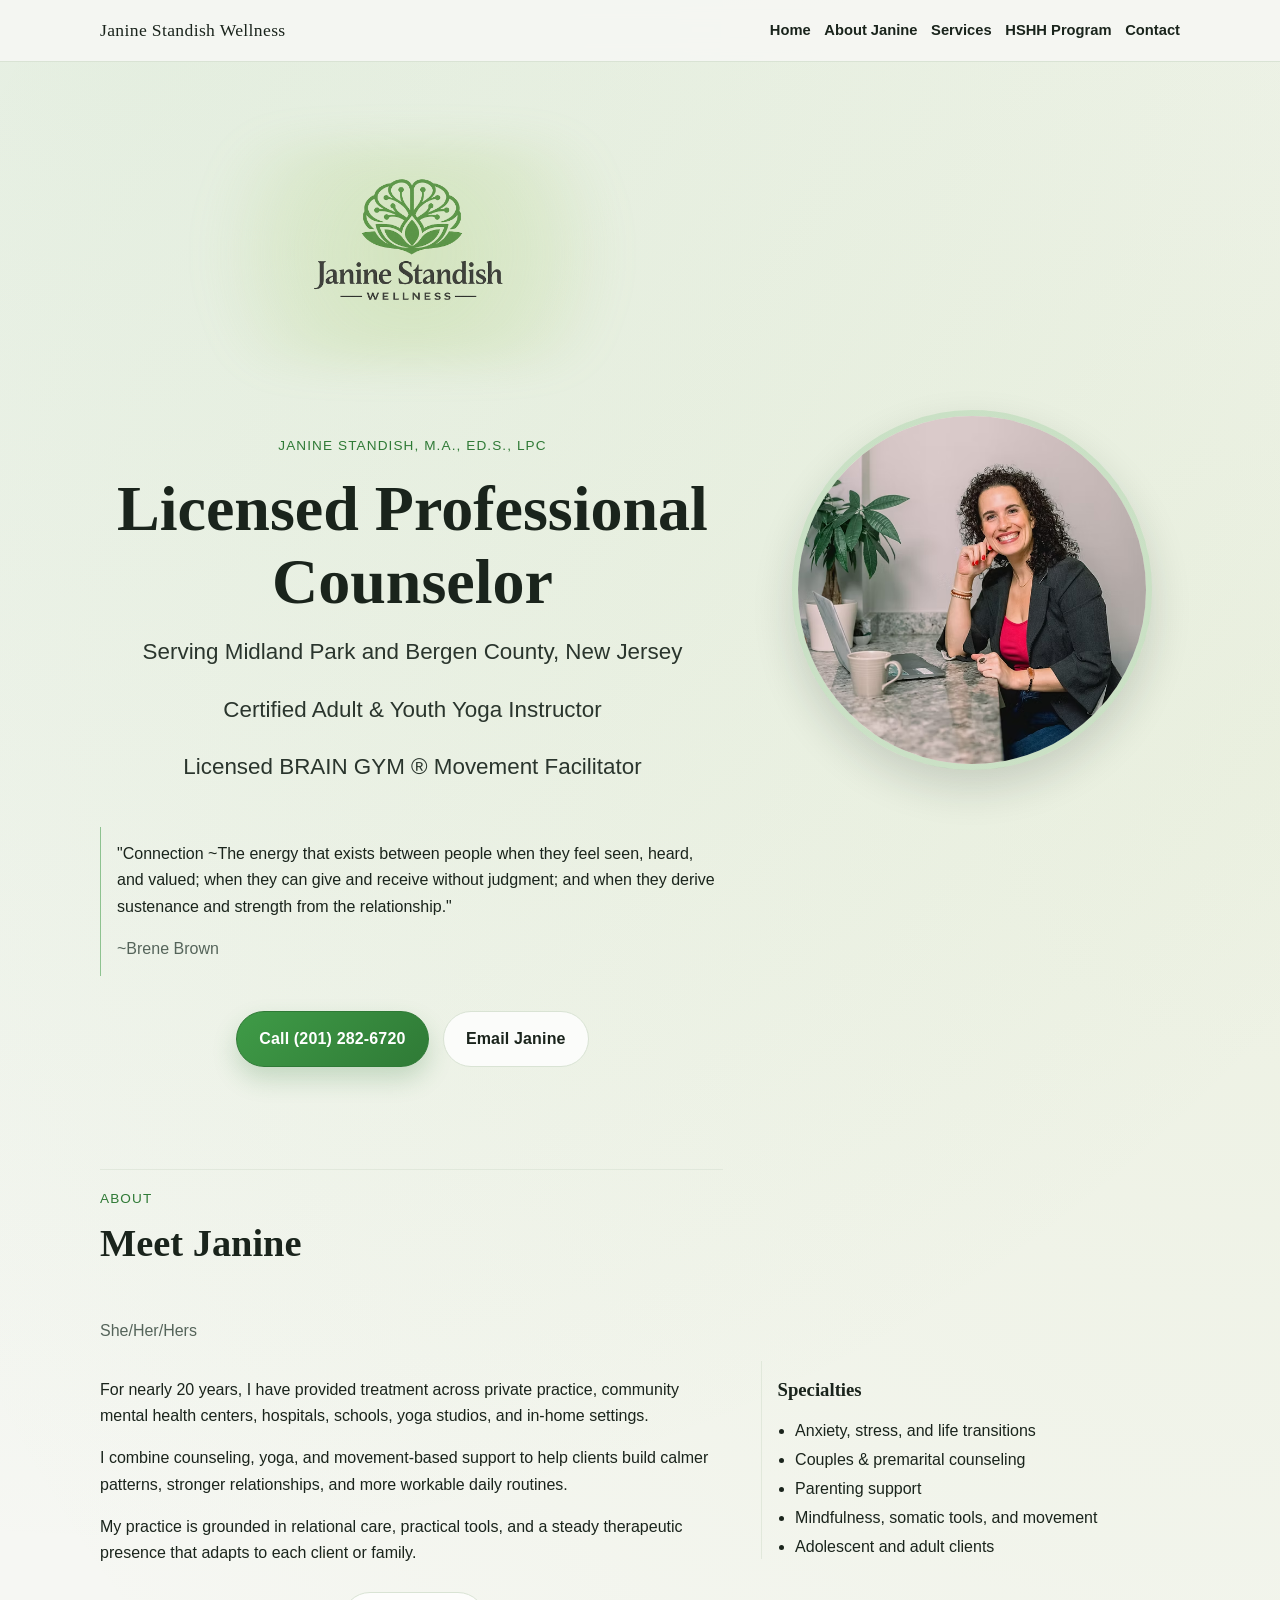
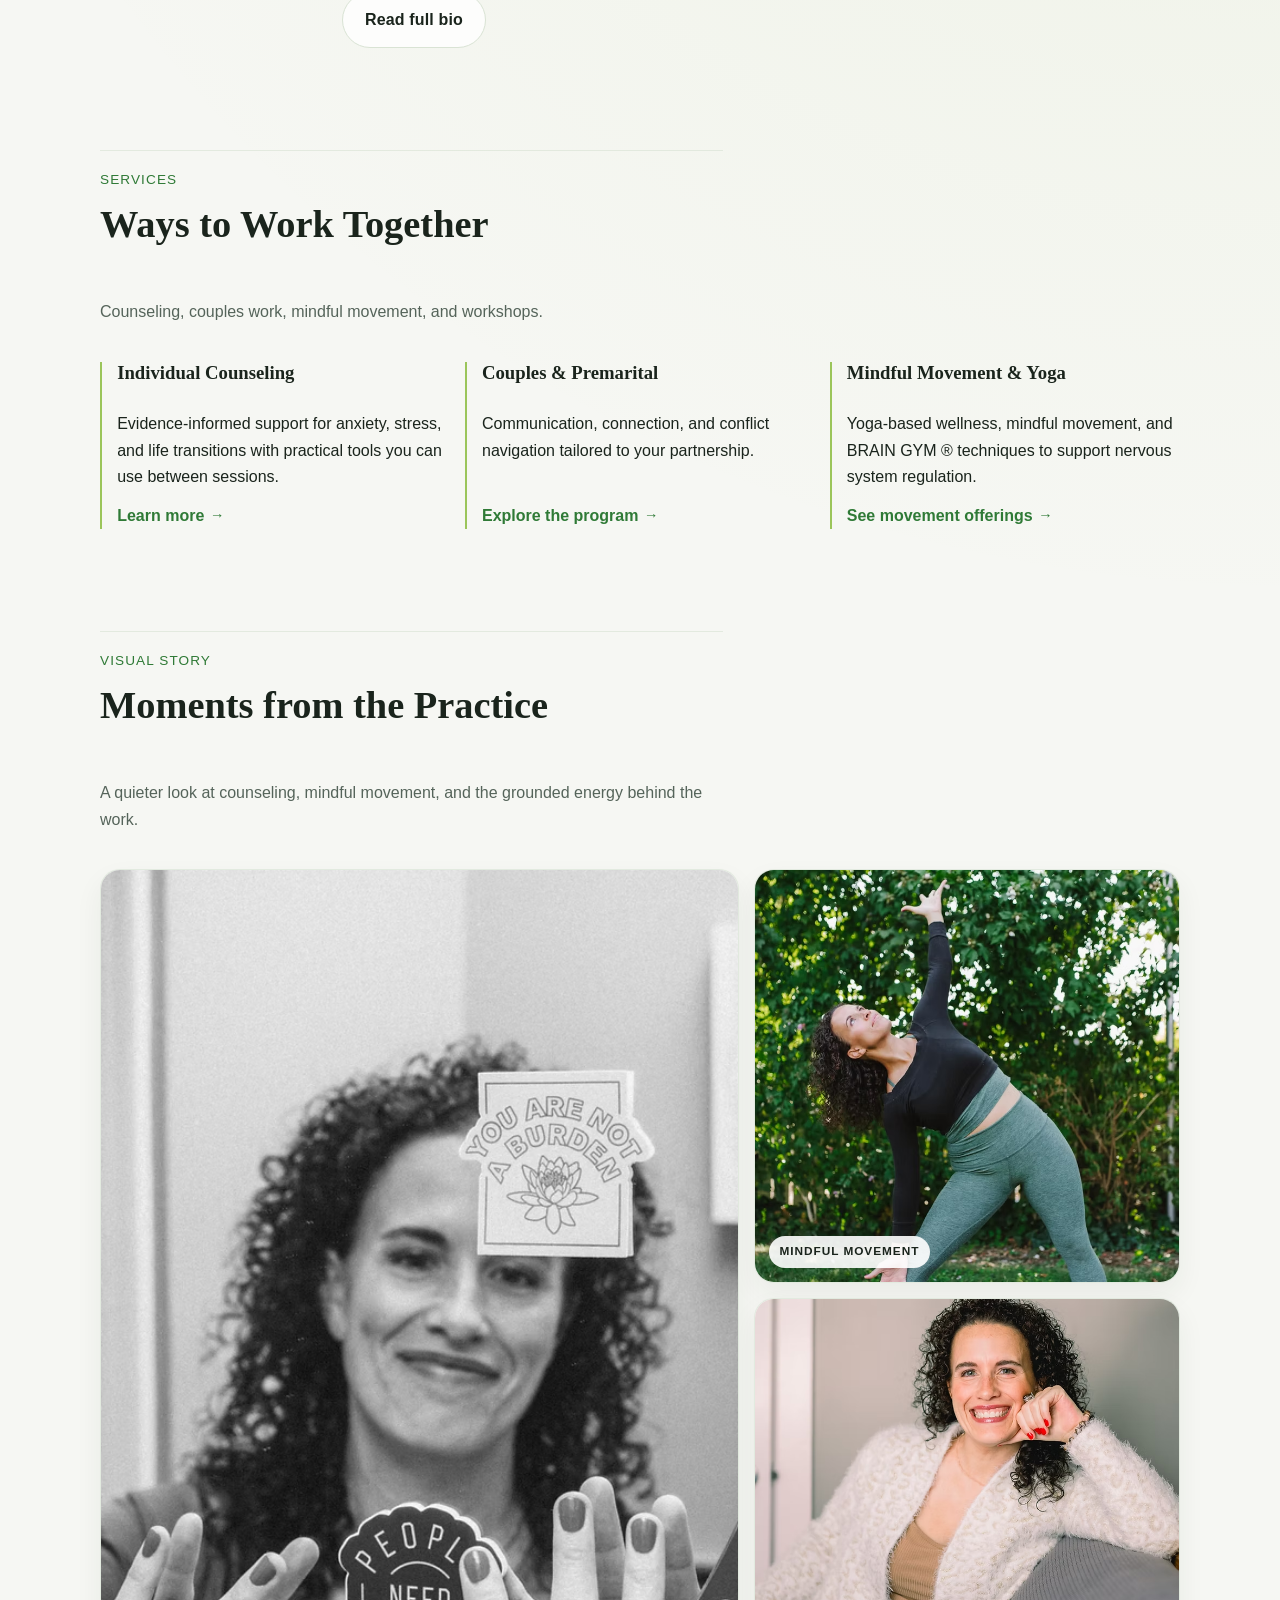
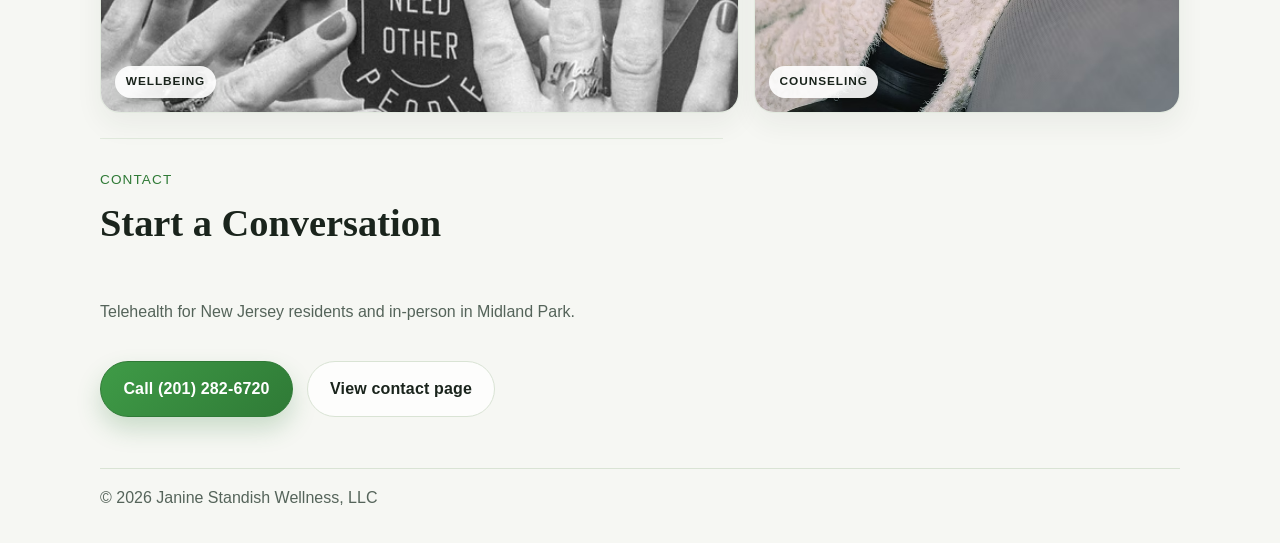
<file: index.html>
<!doctype html>
<html lang="en">
  <head>
    <meta charset="UTF-8" />
    <meta name="viewport" content="width=device-width, initial-scale=1.0" />
    <title>
      Janine Standish Wellness | Counseling, Couples, Yoga in Midland Park, NJ
    </title>
    <meta
      name="description"
      content="Private practice counseling, couples support, yoga, and mindfulness coaching with Janine Standish, LPC in Midland Park, Bergen County, New Jersey."
    />
    <meta name="author" content="Janine Standish Wellness, LLC" />
    <meta name="theme-color" content="#f6f7f3" />
    <meta
      name="robots"
      content="index, follow, max-image-preview:large, max-snippet:-1, max-video-preview:-1"
    />
    <link rel="canonical" href="https://www.janinestandish.com/" />
    <link
      rel="alternate"
      hreflang="en-us"
      href="https://www.janinestandish.com/"
    />
    <link rel="icon" href="logo-3.avif" type="image/avif" />

    <!-- Open Graph -->
    <meta property="og:locale" content="en_US" />
    <meta property="og:type" content="website" />
    <meta
      property="og:title"
      content="Janine Standish Wellness | Counseling, Couples, Yoga"
    />
    <meta
      property="og:description"
      content="Mental health counseling, couples support, yoga, and mindfulness coaching with Janine Standish, M.A., Ed.S., LPC in Midland Park, NJ."
    />
    <meta property="og:url" content="https://www.janinestandish.com/" />
    <meta property="og:site_name" content="Janine Standish Wellness" />
    <meta
      property="og:image"
      content="https://www.janinestandish.com/logo-transparent.png"
    />
    <meta property="og:image:alt" content="Janine Standish Wellness logo" />

    <!-- Twitter -->
    <meta name="twitter:card" content="summary_large_image" />
    <meta
      name="twitter:title"
      content="Janine Standish Wellness | Counseling, Couples, Yoga"
    />
    <meta
      name="twitter:description"
      content="Counseling, couples support, yoga, and mindfulness coaching with Janine Standish, M.A., Ed.S., LPC in Midland Park, NJ."
    />
    <meta
      name="twitter:image"
      content="https://www.janinestandish.com/logo-transparent.png"
    />

    <link rel="stylesheet" href="styles.css" />

    <script type="application/ld+json">
      {
        "@context": "https://schema.org",
        "@graph": [
          {
            "@type": "WebSite",
            "@id": "https://www.janinestandish.com/#website",
            "url": "https://www.janinestandish.com/",
            "name": "Janine Standish Wellness",
            "inLanguage": "en-US"
          },
          {
            "@type": "LocalBusiness",
            "@id": "https://www.janinestandish.com/#localbusiness",
            "name": "Janine Standish Wellness, LLC",
            "url": "https://www.janinestandish.com/",
            "telephone": "+1-201-282-6720",
            "email": "jstandishwellness@gmail.com",
            "image": "https://www.janinestandish.com/logo-transparent.png",
            "address": {
              "@type": "PostalAddress",
              "streetAddress": "700 Godwin Avenue, Suite 230",
              "addressLocality": "Midland Park",
              "addressRegion": "NJ",
              "postalCode": "07432",
              "addressCountry": "US"
            },
            "geo": {
              "@type": "GeoCoordinates",
              "latitude": 40.9896,
              "longitude": -74.1407
            },
            "areaServed": ["Midland Park", "Bergen County", "New Jersey"],
            "founder": {
              "@type": "Person",
              "name": "Janine Standish",
              "honorificSuffix": "M.A., Ed.S., LPC"
            },
            "sameAs": [
              "https://www.psychologytoday.com/us/therapists/janine-standish-midland-park-nj/115047"
            ],
            "description": "Licensed professional counseling, yoga-based wellness programming, and relationship support in Midland Park, NJ."
          }
        ]
      }
    </script>
  </head>
  <body>
    <header class="site-header">
      <div class="site-header-inner">
        <a class="brand" href="index.html">Janine Standish Wellness</a>
        <button
          class="menu-toggle"
          aria-label="Toggle menu"
          aria-expanded="false"
          aria-controls="site-nav"
        >
          Menu
        </button>
        <nav class="site-nav" id="site-nav">
          <a href="index.html">Home</a>
          <a href="about.html">About Janine</a>
          <a href="services.html">Services</a>
          <a href="program.html">HSHH Program</a>
          <a href="contact.html">Contact</a>
        </nav>
      </div>
    </header>

    <main>
      <section id="home" class="hero section">
        <div class="hero-grid">
          <div class="hero-copy">
            <div class="hero-logo">
              <img src="logo-transparent.png" alt="Janine Standish Wellness logo" />
            </div>
            <p class="eyebrow">Janine Standish, M.A., Ed.S., LPC</p>
            <h1>Licensed Professional Counselor</h1>
            <p class="lead">
              Serving Midland Park and Bergen County, New Jersey
            </p>
            <p class="lead">Certified Adult &amp; Youth Yoga Instructor</p>
            <p class="lead">Licensed BRAIN GYM &reg; Movement Facilitator</p>

            <div class="hero-quote">
              <p>
                "Connection ~The energy that exists between people when they
                feel seen, heard, and valued; when they can give and receive
                without judgment; and when they derive sustenance and strength
                from the relationship."
              </p>
              <span>~Brene Brown</span>
            </div>

            <div class="cta-row">
              <a class="btn primary" href="tel:+12012826720"
                >Call (201) 282-6720</a
              >
              <a class="btn ghost" href="mailto:jstandishwellness@gmail.com"
                >Email Janine</a
              >
            </div>
          </div>
          <figure class="headshot">
            <img
              src="headshot.avif"
              alt="Janine Standish seated at a desk, smiling"
              loading="lazy"
              decoding="async"
            />
          </figure>
        </div>
      </section>

      <section id="about" class="section reveal">
        <div class="section-header">
          <p class="eyebrow">About</p>
          <h2>Meet Janine</h2>
          <p class="muted">She/Her/Hers</p>
        </div>
        <div class="two-col">
          <div>
            <p>
              For nearly 20 years, I have provided treatment across private
              practice, community mental health centers, hospitals, schools,
              yoga studios, and in-home settings.
            </p>
            <p>
              I combine counseling, yoga, and movement-based support to help
              clients build calmer patterns, stronger relationships, and more
              workable daily routines.
            </p>
            <p>
              My practice is grounded in relational care, practical tools, and
              a steady therapeutic presence that adapts to each client or
              family.
            </p>
            <div class="cta-row">
              <a class="btn ghost" href="about.html">Read full bio</a>
            </div>
          </div>
          <div class="highlight-box">
            <h3>Specialties</h3>
            <ul>
              <li>Anxiety, stress, and life transitions</li>
              <li>Couples &amp; premarital counseling</li>
              <li>Parenting support</li>
              <li>Mindfulness, somatic tools, and movement</li>
              <li>Adolescent and adult clients</li>
            </ul>
          </div>
        </div>
      </section>

      <section id="services" class="section reveal">
        <div class="section-header">
          <p class="eyebrow">Services</p>
          <h2>Ways to Work Together</h2>
          <p class="muted">
            Counseling, couples work, mindful movement, and workshops.
          </p>
        </div>
        <div class="cards">
          <article class="card">
            <h3>Individual Counseling</h3>
            <p>
              Evidence-informed support for anxiety, stress, and life
              transitions with practical tools you can use between sessions.
            </p>
            <a class="text-link" href="services.html#individual"
              >Learn more</a
            >
          </article>
          <article class="card">
            <h3>Couples &amp; Premarital</h3>
            <p>
              Communication, connection, and conflict navigation tailored to
              your partnership.
            </p>
            <a class="text-link" href="program.html"
              >Explore the program</a
            >
          </article>
          <article class="card">
            <h3>Mindful Movement &amp; Yoga</h3>
            <p>
              Yoga-based wellness, mindful movement, and BRAIN GYM &reg;
              techniques to support nervous system regulation.
            </p>
            <a class="text-link" href="services.html#movement"
              >See movement offerings</a
            >
          </article>
        </div>
      </section>

      <section id="studio" class="section reveal">
        <div class="section-header">
          <p class="eyebrow">Visual Story</p>
          <h2>Moments from the Practice</h2>
          <p class="muted">
            A quieter look at counseling, mindful movement, and the grounded
            energy behind the work.
          </p>
        </div>
        <div class="story-grid">
          <figure class="story-photo story-photo-large">
            <img
              src="health-wellbeing.avif"
              alt="Janine smiling in a warm portrait with a soft, natural background"
              loading="lazy"
              decoding="async"
            />
            <figcaption>Wellbeing</figcaption>
          </figure>
          <div class="story-stack">
            <figure class="story-photo">
              <img
                src="yoga-photo.avif"
                alt="Janine holding a yoga pose outdoors in front of lush green foliage"
                loading="lazy"
                decoding="async"
              />
              <figcaption>Mindful movement</figcaption>
            </figure>
            <figure class="story-photo">
              <img
                src="mh-counseling.avif"
                alt="Black and white portrait of Janine in a mirror during a counseling setting"
                loading="lazy"
                decoding="async"
              />
              <figcaption>Counseling</figcaption>
            </figure>
          </div>
        </div>
        <div class="section-foot">
          <p class="eyebrow">Contact</p>
          <h2>Start a Conversation</h2>
          <p class="muted">
            Telehealth for New Jersey residents and in-person in Midland Park.
          </p>
          <div class="cta-row">
            <a class="btn primary" href="tel:+12012826720"
              >Call (201) 282-6720</a
            >
            <a class="btn ghost" href="contact.html">View contact page</a>
          </div>
        </div>
      </section>
    </main>

    <footer class="site-footer">© 2026 Janine Standish Wellness, LLC</footer>
    <script src="script.js" defer></script>
  </body>
</html>
</file>
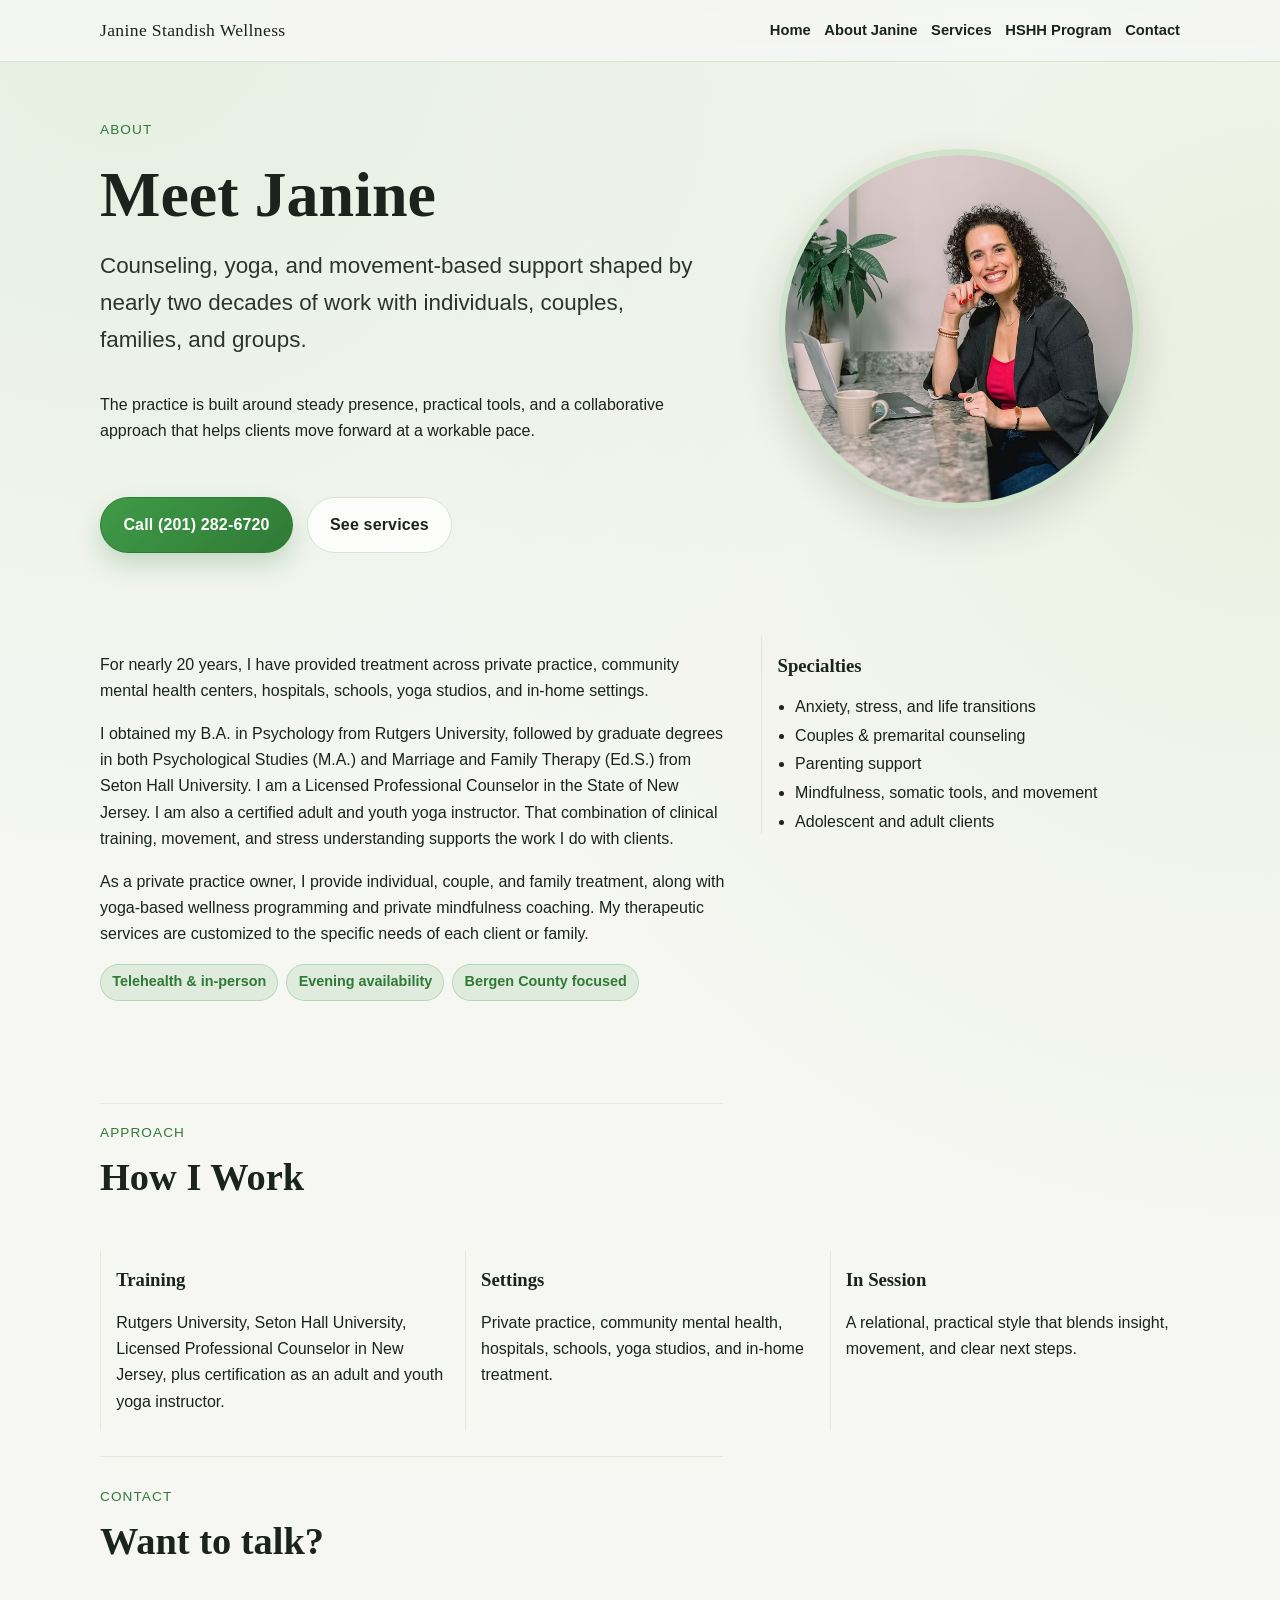
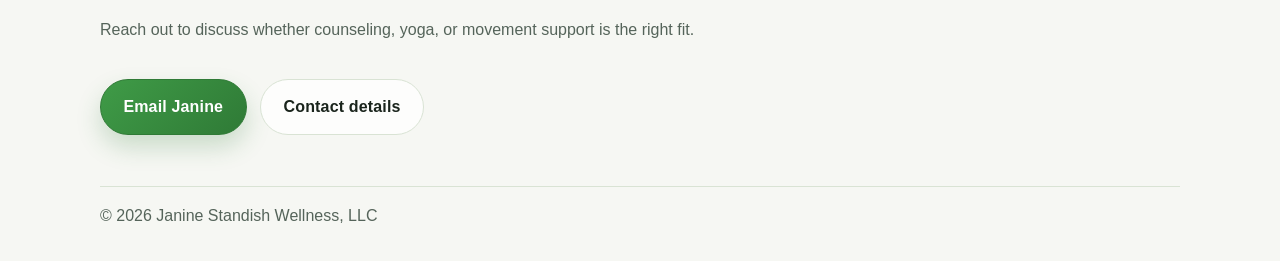
<file: about.html>
<!doctype html>
<html lang="en">
  <head>
    <meta charset="UTF-8" />
    <meta name="viewport" content="width=device-width, initial-scale=1.0" />
    <title>About Janine Standish Wellness | Midland Park, NJ</title>
    <meta
      name="description"
      content="Learn about Janine Standish, LPC, her background in counseling, yoga, and movement-based wellness, and the approach behind Janine Standish Wellness."
    />
    <meta name="author" content="Janine Standish Wellness, LLC" />
    <meta name="theme-color" content="#f6f7f3" />
    <link rel="canonical" href="https://www.janinestandish.com/about.html" />
    <link rel="icon" href="logo-3.avif" type="image/avif" />
    <meta property="og:type" content="website" />
    <meta property="og:title" content="About Janine Standish Wellness" />
    <meta
      property="og:description"
      content="Janine Standish, LPC offers counseling, yoga, and mindful movement in Midland Park, NJ."
    />
    <meta property="og:url" content="https://www.janinestandish.com/about.html" />
    <meta property="og:image" content="https://www.janinestandish.com/logo-transparent.png" />
    <meta name="twitter:card" content="summary_large_image" />
    <meta name="twitter:title" content="About Janine Standish Wellness" />
    <meta
      name="twitter:description"
      content="Janine Standish, LPC offers counseling, yoga, and mindful movement in Midland Park, NJ."
    />
    <meta
      name="twitter:image"
      content="https://www.janinestandish.com/logo-transparent.png"
    />
    <link rel="stylesheet" href="styles.css" />
  </head>
  <body>
    <header class="site-header">
      <div class="site-header-inner">
        <a class="brand" href="index.html">Janine Standish Wellness</a>
        <button
          class="menu-toggle"
          aria-label="Toggle menu"
          aria-expanded="false"
          aria-controls="site-nav"
        >
          Menu
        </button>
        <nav class="site-nav" id="site-nav">
          <a href="index.html">Home</a>
          <a href="about.html">About Janine</a>
          <a href="services.html">Services</a>
          <a href="program.html">HSHH Program</a>
          <a href="contact.html">Contact</a>
        </nav>
      </div>
    </header>

    <main>
      <section class="page-hero reveal">
        <div class="page-hero-grid">
          <div class="page-hero-copy">
            <p class="eyebrow">About</p>
            <h1>Meet Janine</h1>
            <p class="lead">
              Counseling, yoga, and movement-based support shaped by nearly two
              decades of work with individuals, couples, families, and groups.
            </p>
            <p>
              The practice is built around steady presence, practical tools, and
              a collaborative approach that helps clients move forward at a
              workable pace.
            </p>
            <div class="cta-row">
              <a class="btn primary" href="tel:+12012826720"
                >Call (201) 282-6720</a
              >
              <a class="btn ghost" href="services.html">See services</a>
            </div>
          </div>
          <figure class="headshot page-hero-media">
            <img
              src="headshot.avif"
              alt="Janine Standish seated at a desk, smiling"
              loading="eager"
              decoding="async"
            />
          </figure>
        </div>
      </section>

      <section class="section reveal">
        <div class="two-col">
          <div>
            <p>
              For nearly 20 years, I have provided treatment across private
              practice, community mental health centers, hospitals, schools,
              yoga studios, and in-home settings.
            </p>
            <p>
              I obtained my B.A. in Psychology from Rutgers University, followed
              by graduate degrees in both Psychological Studies (M.A.) and
              Marriage and Family Therapy (Ed.S.) from Seton Hall University. I
              am a Licensed Professional Counselor in the State of New Jersey.
              I am also a certified adult and youth yoga instructor. That
              combination of clinical training, movement, and stress
              understanding supports the work I do with clients.
            </p>
            <p>
              As a private practice owner, I provide individual, couple, and
              family treatment, along with yoga-based wellness programming and
              private mindfulness coaching. My therapeutic services are
              customized to the specific needs of each client or family.
            </p>
            <div class="badge-row">
              <span class="badge">Telehealth &amp; in-person</span>
              <span class="badge">Evening availability</span>
              <span class="badge">Bergen County focused</span>
            </div>
          </div>
          <div class="highlight-box">
            <h3>Specialties</h3>
            <ul>
              <li>Anxiety, stress, and life transitions</li>
              <li>Couples &amp; premarital counseling</li>
              <li>Parenting support</li>
              <li>Mindfulness, somatic tools, and movement</li>
              <li>Adolescent and adult clients</li>
            </ul>
          </div>
        </div>
      </section>

      <section class="section reveal">
        <div class="section-header">
          <p class="eyebrow">Approach</p>
          <h2>How I Work</h2>
        </div>
        <div class="program-grid">
          <article class="panel">
            <h3>Training</h3>
            <p>
              Rutgers University, Seton Hall University, Licensed Professional
              Counselor in New Jersey, plus certification as an adult and youth
              yoga instructor.
            </p>
          </article>
          <article class="panel">
            <h3>Settings</h3>
            <p>
              Private practice, community mental health, hospitals, schools,
              yoga studios, and in-home treatment.
            </p>
          </article>
          <article class="panel">
            <h3>In Session</h3>
            <p>
              A relational, practical style that blends insight, movement, and
              clear next steps.
            </p>
          </article>
        </div>
        <div class="section-foot">
          <p class="eyebrow">Contact</p>
          <h2>Want to talk?</h2>
          <p class="muted">
            Reach out to discuss whether counseling, yoga, or movement support
            is the right fit.
          </p>
          <div class="cta-row">
            <a class="btn primary" href="mailto:jstandishwellness@gmail.com"
              >Email Janine</a
            >
            <a class="btn ghost" href="contact.html">Contact details</a>
          </div>
        </div>
      </section>
    </main>

    <footer class="site-footer">© 2026 Janine Standish Wellness, LLC</footer>
    <script src="script.js" defer></script>
  </body>
</html>
</file>
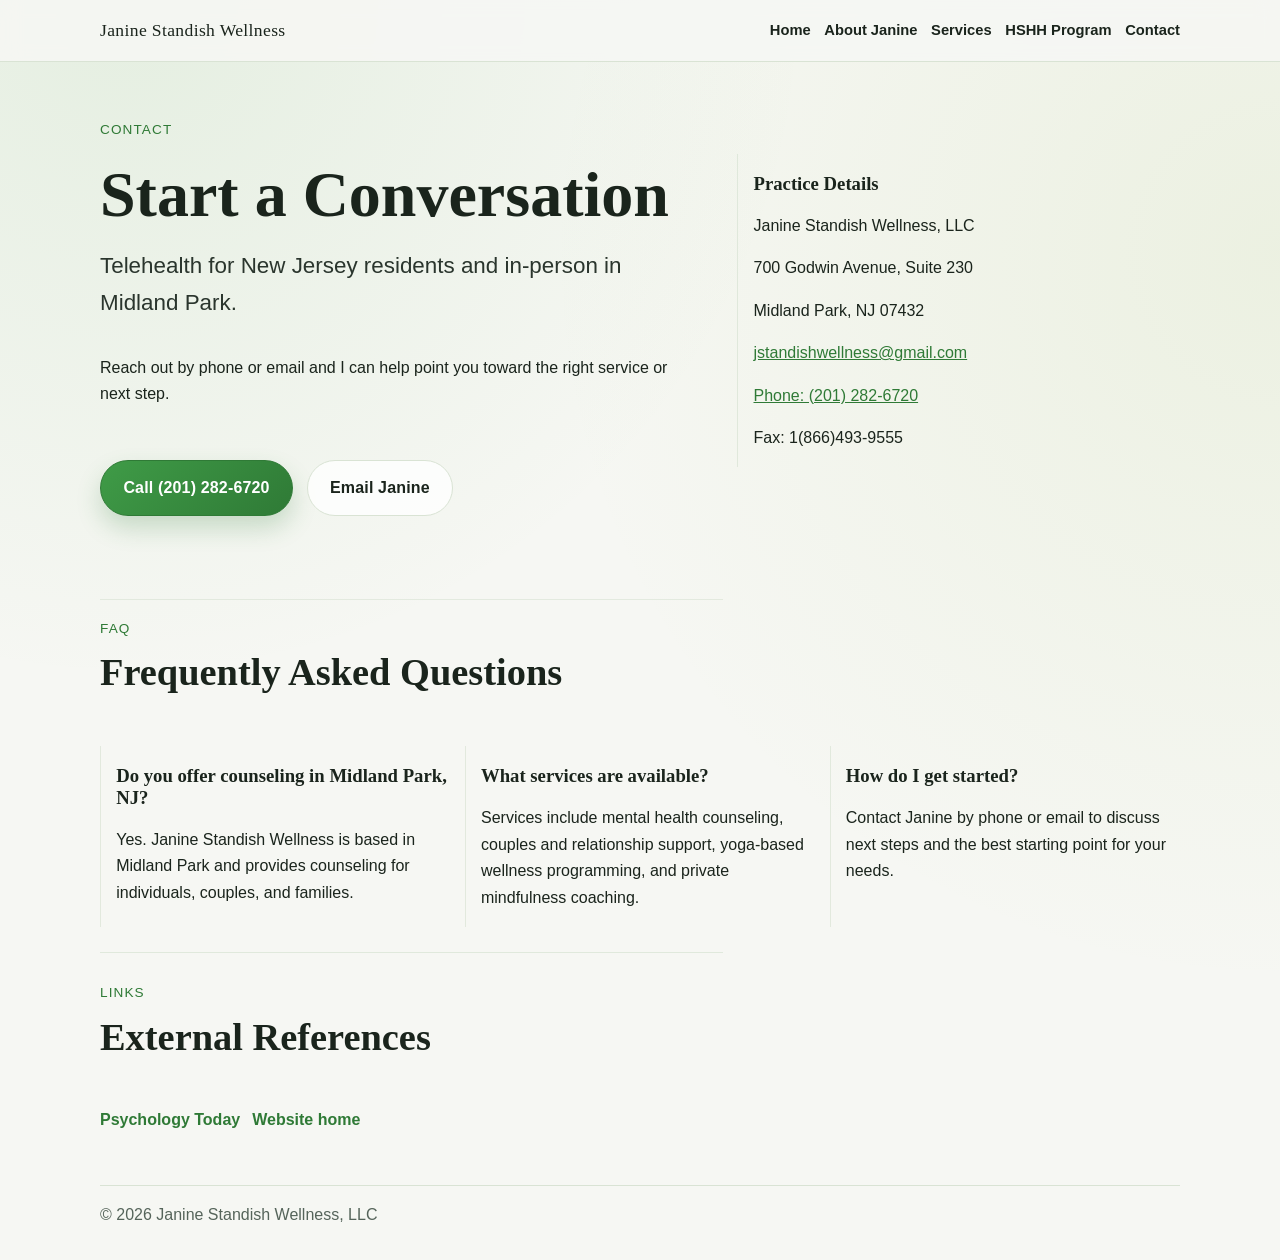
<file: contact.html>
<!doctype html>
<html lang="en">
  <head>
    <meta charset="UTF-8" />
    <meta name="viewport" content="width=device-width, initial-scale=1.0" />
    <title>Contact | Janine Standish Wellness</title>
    <meta
      name="description"
      content="Contact Janine Standish Wellness in Midland Park, NJ by phone or email, and review common questions about counseling and services."
    />
    <meta name="author" content="Janine Standish Wellness, LLC" />
    <meta name="theme-color" content="#f6f7f3" />
    <link rel="canonical" href="https://www.janinestandish.com/contact.html" />
    <link rel="icon" href="logo-3.avif" type="image/avif" />
    <meta property="og:type" content="website" />
    <meta property="og:title" content="Contact Janine Standish Wellness" />
    <meta
      property="og:description"
      content="Phone, email, address, and FAQ for Janine Standish Wellness in Midland Park, NJ."
    />
    <meta property="og:url" content="https://www.janinestandish.com/contact.html" />
    <meta property="og:image" content="https://www.janinestandish.com/logo-transparent.png" />
    <meta name="twitter:card" content="summary_large_image" />
    <meta name="twitter:title" content="Contact Janine Standish Wellness" />
    <meta
      name="twitter:description"
      content="Phone, email, address, and FAQ for Janine Standish Wellness in Midland Park, NJ."
    />
    <meta
      name="twitter:image"
      content="https://www.janinestandish.com/logo-transparent.png"
    />
    <link rel="stylesheet" href="styles.css" />
  </head>
  <body>
    <header class="site-header">
      <div class="site-header-inner">
        <a class="brand" href="index.html">Janine Standish Wellness</a>
        <button
          class="menu-toggle"
          aria-label="Toggle menu"
          aria-expanded="false"
          aria-controls="site-nav"
        >
          Menu
        </button>
        <nav class="site-nav" id="site-nav">
          <a href="index.html">Home</a>
          <a href="about.html">About Janine</a>
          <a href="services.html">Services</a>
          <a href="program.html">HSHH Program</a>
          <a href="contact.html">Contact</a>
        </nav>
      </div>
    </header>

    <main>
      <section class="page-hero reveal">
        <div class="page-hero-grid">
          <div class="page-hero-copy">
            <p class="eyebrow">Contact</p>
            <h1>Start a Conversation</h1>
            <p class="lead">
              Telehealth for New Jersey residents and in-person in Midland Park.
            </p>
            <p>
              Reach out by phone or email and I can help point you toward the
              right service or next step.
            </p>
            <div class="cta-row">
              <a class="btn primary" href="tel:+12012826720"
                >Call (201) 282-6720</a
              >
              <a class="btn ghost" href="mailto:jstandishwellness@gmail.com"
                >Email Janine</a
              >
            </div>
          </div>
          <div class="highlight-box">
            <h3>Practice Details</h3>
            <p>Janine Standish Wellness, LLC</p>
            <p>700 Godwin Avenue, Suite 230</p>
            <p>Midland Park, NJ 07432</p>
            <p>
              <a href="mailto:jstandishwellness@gmail.com"
                >jstandishwellness@gmail.com</a
              >
            </p>
            <p><a href="tel:+12012826720">Phone: (201) 282-6720</a></p>
            <p>Fax: 1(866)493-9555</p>
          </div>
        </div>
      </section>

      <section class="section reveal">
        <div class="section-header">
          <p class="eyebrow">FAQ</p>
          <h2>Frequently Asked Questions</h2>
        </div>
        <div class="program-grid">
          <article class="panel">
            <h3>Do you offer counseling in Midland Park, NJ?</h3>
            <p>
              Yes. Janine Standish Wellness is based in Midland Park and
              provides counseling for individuals, couples, and families.
            </p>
          </article>
          <article class="panel">
            <h3>What services are available?</h3>
            <p>
              Services include mental health counseling, couples and
              relationship support, yoga-based wellness programming, and private
              mindfulness coaching.
            </p>
          </article>
          <article class="panel">
            <h3>How do I get started?</h3>
            <p>
              Contact Janine by phone or email to discuss next steps and the
              best starting point for your needs.
            </p>
          </article>
        </div>
        <div class="section-foot">
          <p class="eyebrow">Links</p>
          <h2>External References</h2>
          <div class="social-row">
            <a
              href="https://www.psychologytoday.com/us/therapists/janine-standish-midland-park-nj/115047"
              target="_blank"
              rel="noreferrer"
            >
              Psychology Today
            </a>
            <a href="index.html">Website home</a>
          </div>
        </div>
      </section>
    </main>

    <footer class="site-footer">© 2026 Janine Standish Wellness, LLC</footer>
    <script src="script.js" defer></script>
  </body>
</html>
</file>
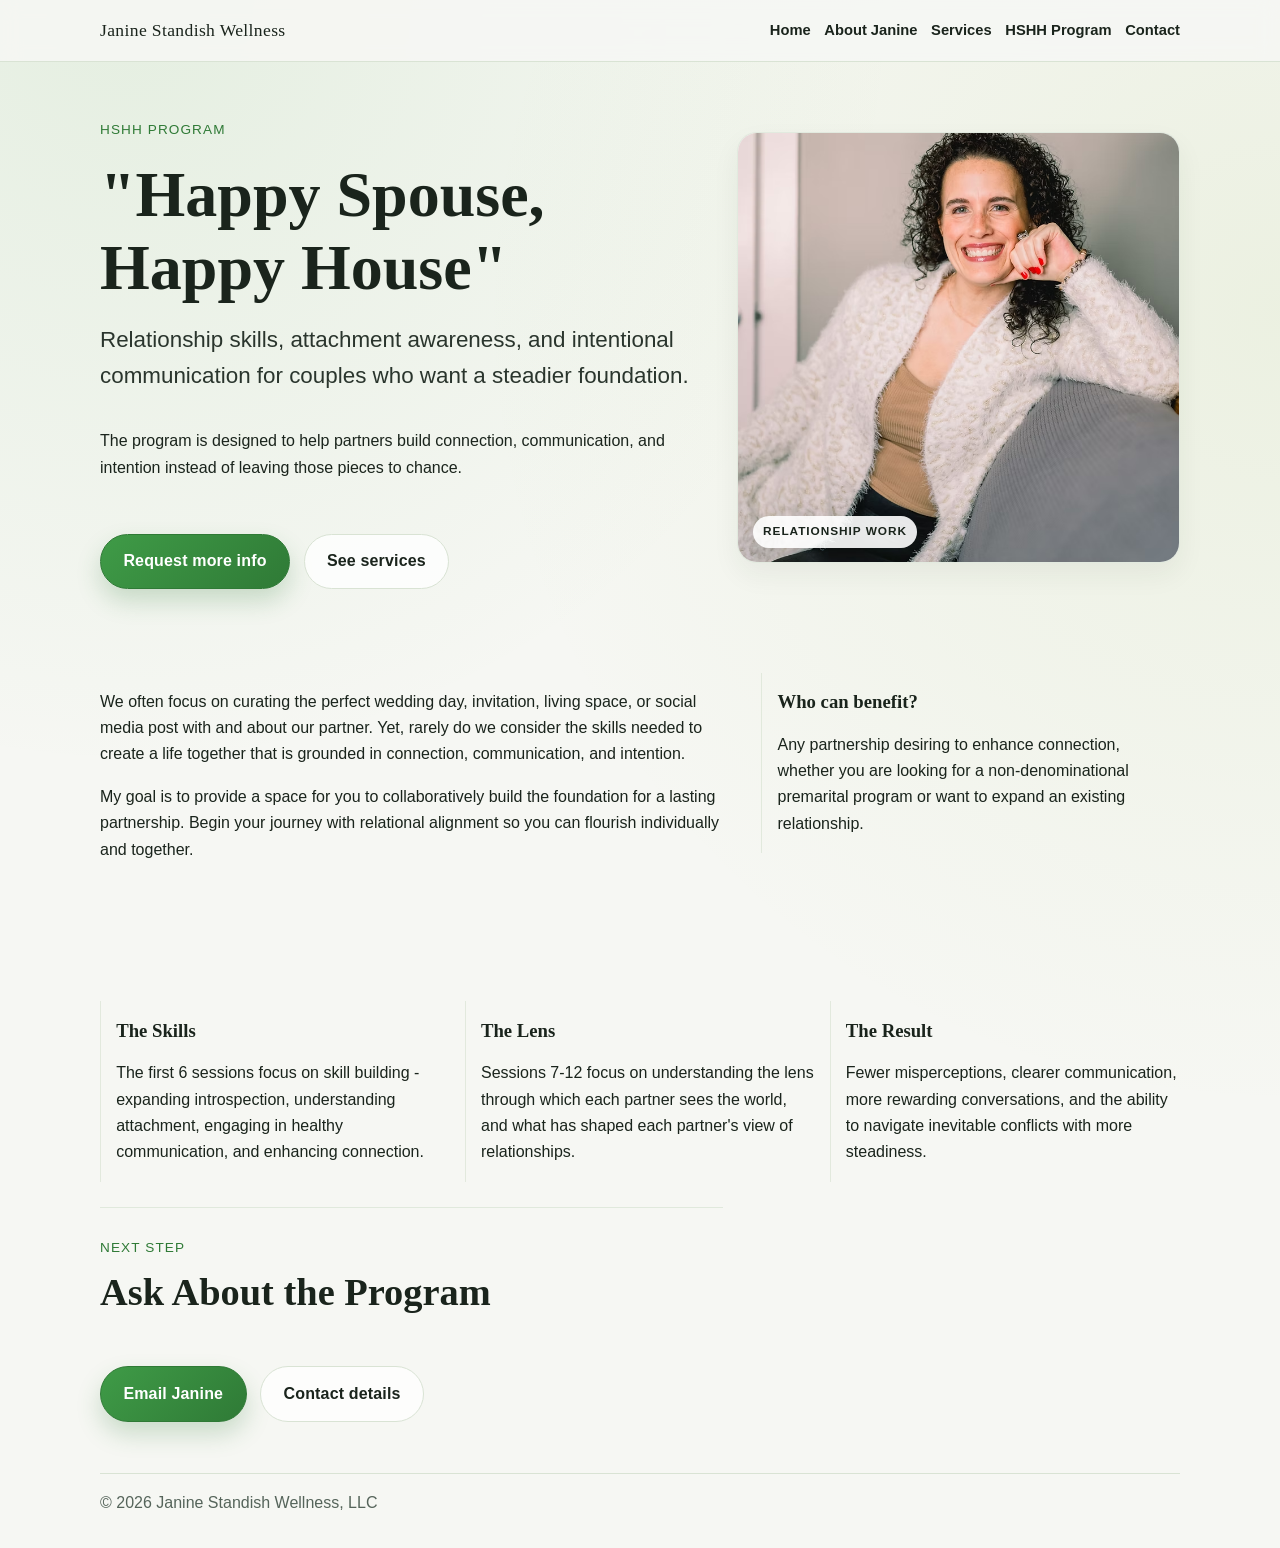
<file: program.html>
<!doctype html>
<html lang="en">
  <head>
    <meta charset="UTF-8" />
    <meta name="viewport" content="width=device-width, initial-scale=1.0" />
    <title>Happy Spouse, Happy House | Janine Standish Wellness</title>
    <meta
      name="description"
      content="Happy Spouse, Happy House is Janine Standish's couples and premarital relationship program in Midland Park, NJ."
    />
    <meta name="author" content="Janine Standish Wellness, LLC" />
    <meta name="theme-color" content="#f6f7f3" />
    <link rel="canonical" href="https://www.janinestandish.com/program.html" />
    <link rel="icon" href="logo-3.avif" type="image/avif" />
    <meta property="og:type" content="website" />
    <meta property="og:title" content="Happy Spouse, Happy House" />
    <meta
      property="og:description"
      content="Couples and premarital support with Janine Standish, LPC in Midland Park, NJ."
    />
    <meta property="og:url" content="https://www.janinestandish.com/program.html" />
    <meta property="og:image" content="https://www.janinestandish.com/logo-transparent.png" />
    <meta name="twitter:card" content="summary_large_image" />
    <meta name="twitter:title" content="Happy Spouse, Happy House" />
    <meta
      name="twitter:description"
      content="Couples and premarital support with Janine Standish, LPC in Midland Park, NJ."
    />
    <meta
      name="twitter:image"
      content="https://www.janinestandish.com/logo-transparent.png"
    />
    <link rel="stylesheet" href="styles.css" />
  </head>
  <body>
    <header class="site-header">
      <div class="site-header-inner">
        <a class="brand" href="index.html">Janine Standish Wellness</a>
        <button
          class="menu-toggle"
          aria-label="Toggle menu"
          aria-expanded="false"
          aria-controls="site-nav"
        >
          Menu
        </button>
        <nav class="site-nav" id="site-nav">
          <a href="index.html">Home</a>
          <a href="about.html">About Janine</a>
          <a href="services.html">Services</a>
          <a href="program.html">HSHH Program</a>
          <a href="contact.html">Contact</a>
        </nav>
      </div>
    </header>

    <main>
      <section class="page-hero reveal">
        <div class="page-hero-grid">
          <div class="page-hero-copy">
            <p class="eyebrow">HSHH Program</p>
            <h1>"Happy Spouse, Happy House"</h1>
            <p class="lead">
              Relationship skills, attachment awareness, and intentional
              communication for couples who want a steadier foundation.
            </p>
            <p>
              The program is designed to help partners build connection,
              communication, and intention instead of leaving those pieces to
              chance.
            </p>
            <div class="cta-row">
              <a
                class="btn primary"
                href="mailto:jstandishwellness@gmail.com?subject=Happy%20Spouse%2C%20Happy%20House%20Inquiry"
                >Request more info</a
              >
              <a class="btn ghost" href="services.html">See services</a>
            </div>
          </div>
          <figure class="story-photo page-hero-media">
            <img
              src="mh-counseling.avif"
              alt="Black and white portrait of Janine in a mirror during a counseling setting"
              loading="eager"
              decoding="async"
            />
            <figcaption>Relationship work</figcaption>
          </figure>
        </div>
      </section>

      <section class="section reveal">
        <div class="two-col">
          <div>
            <p>
              We often focus on curating the perfect wedding day, invitation,
              living space, or social media post with and about our partner.
              Yet, rarely do we consider the skills needed to create a life
              together that is grounded in connection, communication, and
              intention.
            </p>
            <p>
              My goal is to provide a space for you to collaboratively build the
              foundation for a lasting partnership. Begin your journey with
              relational alignment so you can flourish individually and
              together.
            </p>
          </div>
          <div class="highlight-box">
            <h3>Who can benefit?</h3>
            <p>
              Any partnership desiring to enhance connection, whether you are
              looking for a non-denominational premarital program or want to
              expand an existing relationship.
            </p>
          </div>
        </div>
      </section>

      <section class="section reveal">
        <div class="program-grid">
          <article class="panel">
            <h3>The Skills</h3>
            <p>
              The first 6 sessions focus on skill building - expanding
              introspection, understanding attachment, engaging in healthy
              communication, and enhancing connection.
            </p>
          </article>
          <article class="panel">
            <h3>The Lens</h3>
            <p>
              Sessions 7-12 focus on understanding the lens through which each
              partner sees the world, and what has shaped each partner's view
              of relationships.
            </p>
          </article>
          <article class="panel">
            <h3>The Result</h3>
            <p>
              Fewer misperceptions, clearer communication, more rewarding
              conversations, and the ability to navigate inevitable conflicts
              with more steadiness.
            </p>
          </article>
        </div>
        <div class="section-foot">
          <p class="eyebrow">Next Step</p>
          <h2>Ask About the Program</h2>
          <div class="cta-row">
            <a class="btn primary" href="mailto:jstandishwellness@gmail.com"
              >Email Janine</a
            >
            <a class="btn ghost" href="contact.html">Contact details</a>
          </div>
        </div>
      </section>
    </main>

    <footer class="site-footer">© 2026 Janine Standish Wellness, LLC</footer>
    <script src="script.js" defer></script>
  </body>
</html>
</file>
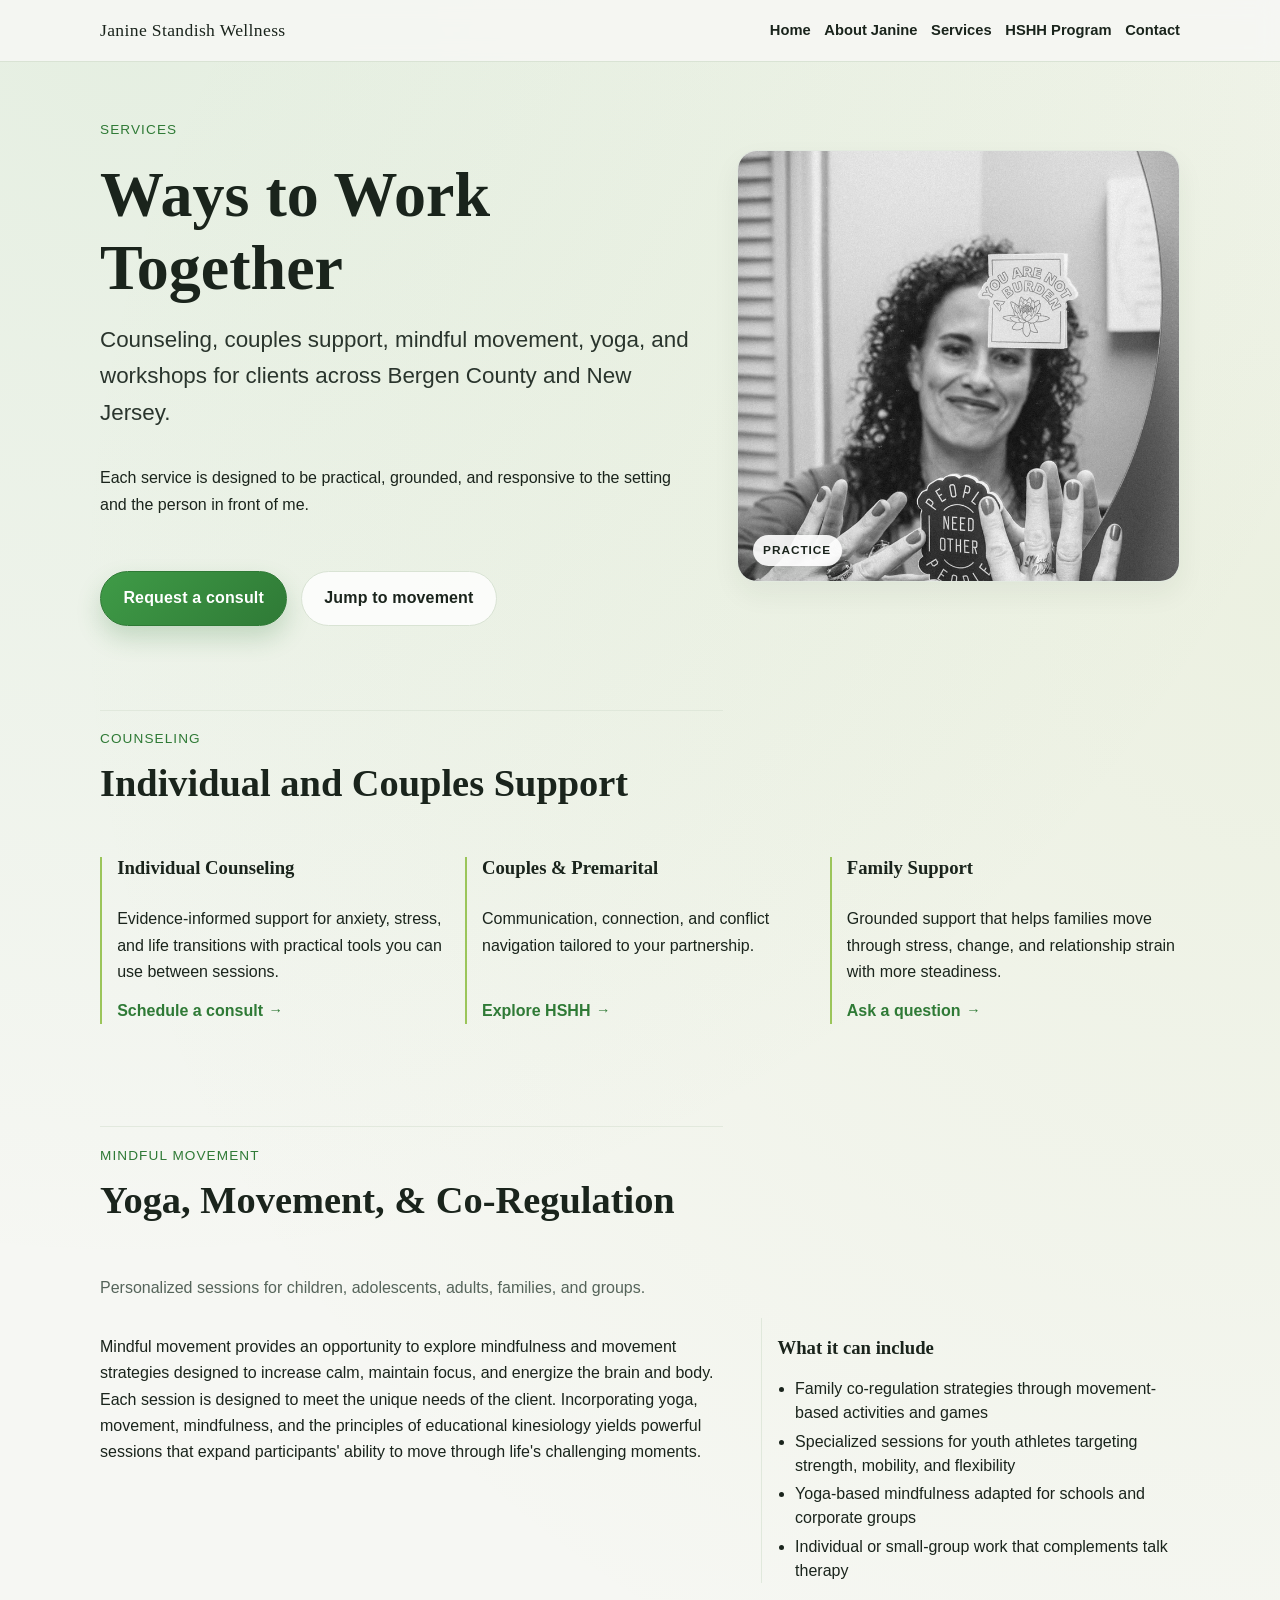
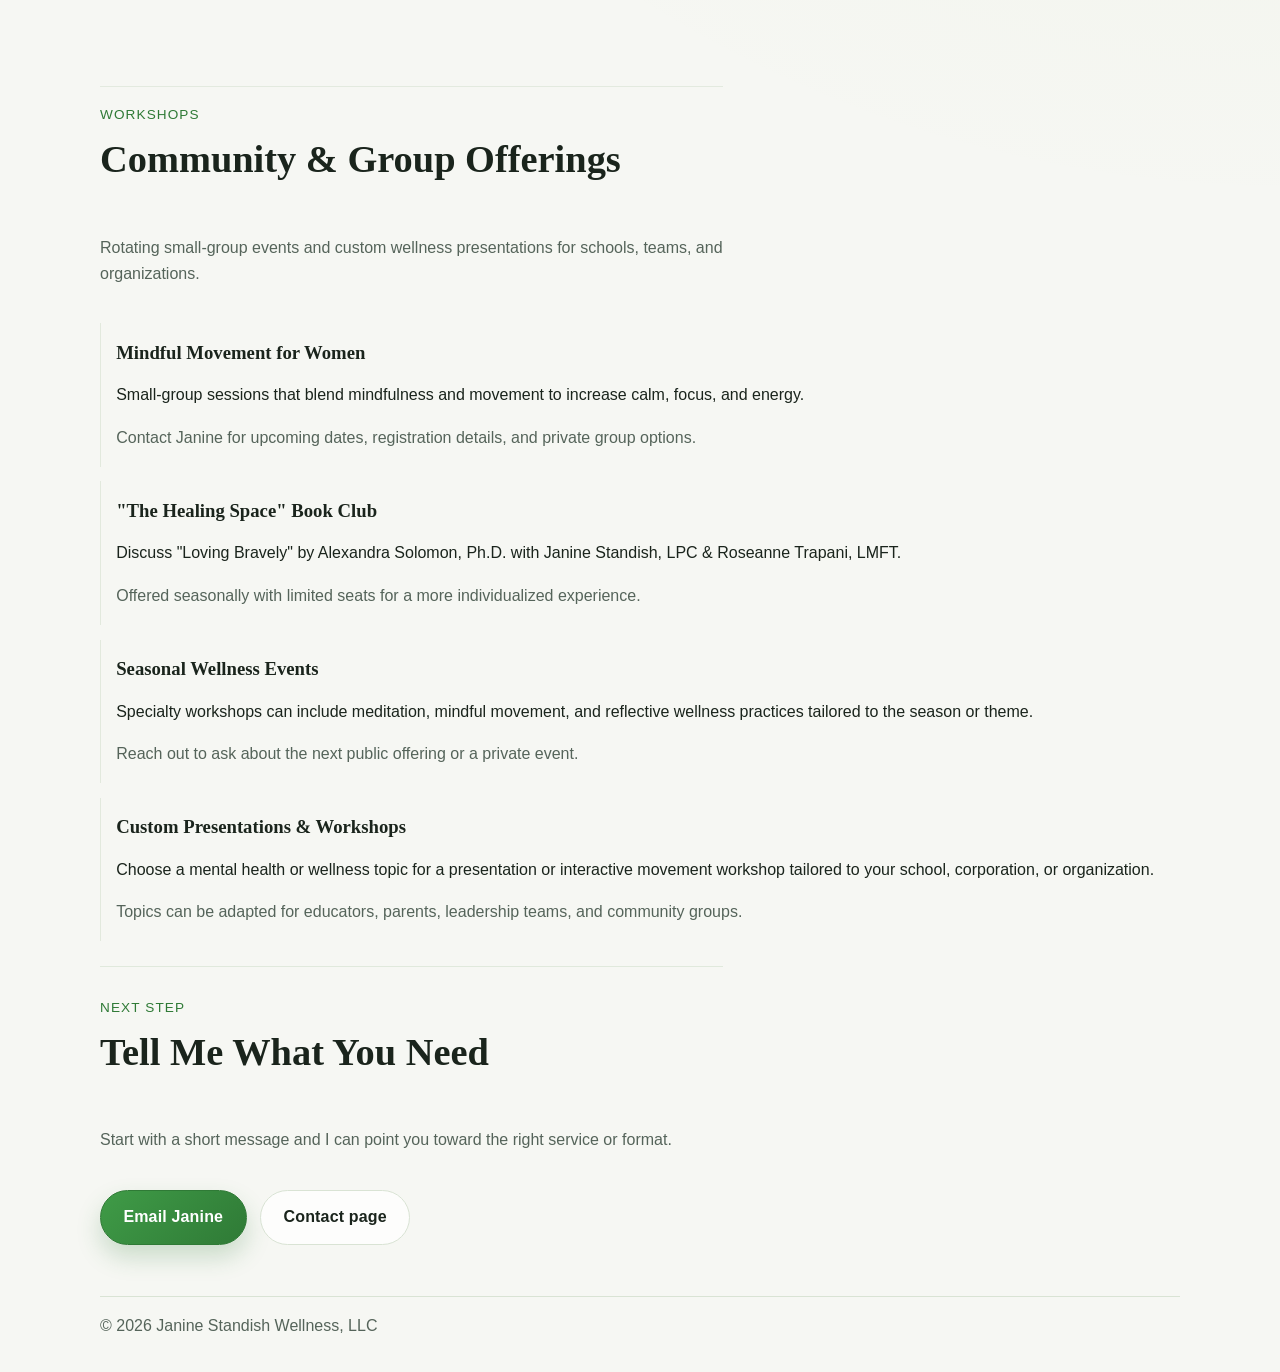
<file: services.html>
<!doctype html>
<html lang="en">
  <head>
    <meta charset="UTF-8" />
    <meta name="viewport" content="width=device-width, initial-scale=1.0" />
    <title>Services | Janine Standish Wellness</title>
    <meta
      name="description"
      content="Individual counseling, couples and premarital support, mindful movement, yoga, and wellness workshops with Janine Standish in Midland Park, NJ."
    />
    <meta name="author" content="Janine Standish Wellness, LLC" />
    <meta name="theme-color" content="#f6f7f3" />
    <link rel="canonical" href="https://www.janinestandish.com/services.html" />
    <link rel="icon" href="logo-3.avif" type="image/avif" />
    <meta property="og:type" content="website" />
    <meta property="og:title" content="Services | Janine Standish Wellness" />
    <meta
      property="og:description"
      content="Counseling, couples support, mindful movement, yoga, and workshops in Midland Park, NJ."
    />
    <meta property="og:url" content="https://www.janinestandish.com/services.html" />
    <meta property="og:image" content="https://www.janinestandish.com/logo-transparent.png" />
    <meta name="twitter:card" content="summary_large_image" />
    <meta name="twitter:title" content="Services | Janine Standish Wellness" />
    <meta
      name="twitter:description"
      content="Counseling, couples support, mindful movement, yoga, and workshops in Midland Park, NJ."
    />
    <meta
      name="twitter:image"
      content="https://www.janinestandish.com/logo-transparent.png"
    />
    <link rel="stylesheet" href="styles.css" />
  </head>
  <body>
    <header class="site-header">
      <div class="site-header-inner">
        <a class="brand" href="index.html">Janine Standish Wellness</a>
        <button
          class="menu-toggle"
          aria-label="Toggle menu"
          aria-expanded="false"
          aria-controls="site-nav"
        >
          Menu
        </button>
        <nav class="site-nav" id="site-nav">
          <a href="index.html">Home</a>
          <a href="about.html">About Janine</a>
          <a href="services.html">Services</a>
          <a href="program.html">HSHH Program</a>
          <a href="contact.html">Contact</a>
        </nav>
      </div>
    </header>

    <main>
      <section class="page-hero reveal">
        <div class="page-hero-grid">
          <div class="page-hero-copy">
            <p class="eyebrow">Services</p>
            <h1>Ways to Work Together</h1>
            <p class="lead">
              Counseling, couples support, mindful movement, yoga, and
              workshops for clients across Bergen County and New Jersey.
            </p>
            <p>
              Each service is designed to be practical, grounded, and responsive
              to the setting and the person in front of me.
            </p>
            <div class="cta-row">
              <a class="btn primary" href="mailto:jstandishwellness@gmail.com"
                >Request a consult</a
              >
              <a class="btn ghost" href="#movement">Jump to movement</a>
            </div>
          </div>
          <figure class="story-photo page-hero-media">
            <img
              src="health-wellbeing.avif"
              alt="Janine smiling in a warm portrait with a soft, natural background"
              loading="eager"
              decoding="async"
            />
            <figcaption>Practice</figcaption>
          </figure>
        </div>
      </section>

      <section id="individual" class="section reveal">
        <div class="section-header">
          <p class="eyebrow">Counseling</p>
          <h2>Individual and Couples Support</h2>
        </div>
        <div class="cards">
          <article class="card">
            <h3>Individual Counseling</h3>
            <p>
              Evidence-informed support for anxiety, stress, and life
              transitions with practical tools you can use between sessions.
            </p>
            <a class="text-link" href="mailto:jstandishwellness@gmail.com"
              >Schedule a consult</a
            >
          </article>
          <article class="card">
            <h3>Couples &amp; Premarital</h3>
            <p>
              Communication, connection, and conflict navigation tailored to
              your partnership.
            </p>
            <a class="text-link" href="program.html">Explore HSHH</a>
          </article>
          <article class="card">
            <h3>Family Support</h3>
            <p>
              Grounded support that helps families move through stress, change,
              and relationship strain with more steadiness.
            </p>
            <a class="text-link" href="contact.html">Ask a question</a>
          </article>
        </div>
      </section>

      <section id="movement" class="section reveal">
        <div class="section-header">
          <p class="eyebrow">Mindful Movement</p>
          <h2>Yoga, Movement, &amp; Co-Regulation</h2>
          <p class="muted">
            Personalized sessions for children, adolescents, adults, families,
            and groups.
          </p>
        </div>
        <div class="two-col">
          <p>
            Mindful movement provides an opportunity to explore mindfulness and
            movement strategies designed to increase calm, maintain focus, and
            energize the brain and body. Each session is designed to meet the
            unique needs of the client. Incorporating yoga, movement,
            mindfulness, and the principles of educational kinesiology yields
            powerful sessions that expand participants' ability to move through
            life's challenging moments.
          </p>
          <div class="highlight-box">
            <h3>What it can include</h3>
            <ul>
              <li>
                Family co-regulation strategies through movement-based
                activities and games
              </li>
              <li>
                Specialized sessions for youth athletes targeting strength,
                mobility, and flexibility
              </li>
              <li>
                Yoga-based mindfulness adapted for schools and corporate groups
              </li>
              <li>Individual or small-group work that complements talk therapy</li>
            </ul>
          </div>
        </div>
      </section>

      <section id="workshops" class="section reveal">
        <div class="section-header">
          <p class="eyebrow">Workshops</p>
          <h2>Community &amp; Group Offerings</h2>
          <p class="muted">
            Rotating small-group events and custom wellness presentations for
            schools, teams, and organizations.
          </p>
        </div>
        <div class="event-list">
          <article class="panel">
            <h3>Mindful Movement for Women</h3>
            <p>
              Small-group sessions that blend mindfulness and movement to
              increase calm, focus, and energy.
            </p>
            <p class="muted">
              Contact Janine for upcoming dates, registration details, and
              private group options.
            </p>
          </article>
          <article class="panel">
            <h3>"The Healing Space" Book Club</h3>
            <p>
              Discuss "Loving Bravely" by Alexandra Solomon, Ph.D. with Janine
              Standish, LPC &amp; Roseanne Trapani, LMFT.
            </p>
            <p class="muted">
              Offered seasonally with limited seats for a more individualized
              experience.
            </p>
          </article>
          <article class="panel">
            <h3>Seasonal Wellness Events</h3>
            <p>
              Specialty workshops can include meditation, mindful movement, and
              reflective wellness practices tailored to the season or theme.
            </p>
            <p class="muted">
              Reach out to ask about the next public offering or a private
              event.
            </p>
          </article>
          <article class="panel">
            <h3>Custom Presentations &amp; Workshops</h3>
            <p>
              Choose a mental health or wellness topic for a presentation or
              interactive movement workshop tailored to your school,
              corporation, or organization.
            </p>
            <p class="muted">
              Topics can be adapted for educators, parents, leadership teams,
              and community groups.
            </p>
          </article>
        </div>
        <div class="section-foot">
          <p class="eyebrow">Next Step</p>
          <h2>Tell Me What You Need</h2>
          <p class="muted">
            Start with a short message and I can point you toward the right
            service or format.
          </p>
          <div class="cta-row">
            <a class="btn primary" href="mailto:jstandishwellness@gmail.com"
              >Email Janine</a
            >
            <a class="btn ghost" href="contact.html">Contact page</a>
          </div>
        </div>
      </section>
    </main>

    <footer class="site-footer">© 2026 Janine Standish Wellness, LLC</footer>
    <script src="script.js" defer></script>
  </body>
</html>
</file>
<file: styles.css>
:root {
  --bg: #f6f7f3;
  --panel: #ffffff;
  --ink: #1a241c;
  --muted: #55645a;
  --brand: #3f9b47;
  --brand-deep: #2f7a36;
  --accent: #9bc55a;
  --line: #d9e3d4;
  --shadow: 0 14px 38px rgba(33, 53, 34, 0.09);
  --radius: 1.1rem;
}

* {
  box-sizing: border-box;
}

html {
  scroll-behavior: smooth;
}

body {
  margin: 0;
  font-family: "Avenir Next", "Segoe UI", sans-serif;
  color: var(--ink);
  background:
    radial-gradient(circle at 10% 0%, rgba(76, 165, 65, 0.1), transparent 40%),
    radial-gradient(
      circle at 100% 20%,
      rgba(145, 183, 69, 0.1),
      transparent 45%
    ),
    var(--bg);
  line-height: 1.65;
}

.site-header {
  position: sticky;
  top: 0;
  z-index: 20;
  padding: 1rem 0;
  backdrop-filter: blur(10px);
  background: rgba(246, 247, 243, 0.92);
  border-bottom: 1px solid var(--line);
}

.site-header-inner {
  width: min(1080px, 92vw);
  margin: 0 auto;
  display: flex;
  align-items: center;
  justify-content: space-between;
  gap: 1rem;
}

.brand {
  color: var(--ink);
  font-family: "Iowan Old Style", "Palatino Linotype", serif;
  font-size: 1.1rem;
  text-decoration: none;
  letter-spacing: 0.02em;
}

.site-nav {
  display: flex;
  flex-wrap: wrap;
  gap: 0.85rem;
}

.site-nav a {
  color: var(--ink);
  text-decoration: none;
  font-size: 0.92rem;
  position: relative;
  font-weight: 600;
}

.site-nav a::after {
  content: "";
  position: absolute;
  left: 0;
  bottom: -0.2rem;
  width: 100%;
  height: 1px;
  transform: scaleX(0);
  transform-origin: left;
  background: var(--brand-deep);
  transition: transform 180ms ease;
}

.site-nav a:hover::after,
.site-nav a:focus-visible::after {
  transform: scaleX(1);
}

.menu-toggle {
  display: none;
  border: 1px solid var(--line);
  background: var(--panel);
  color: var(--ink);
  border-radius: 0.5rem;
  padding: 0.4rem 0.8rem;
}

.section {
  width: min(1080px, 92vw);
  margin: 0 auto;
  padding: clamp(2.9rem, 4vw, 4rem) 0;
}

.hero {
  min-height: 82vh;
  display: grid;
  align-content: center;
  justify-items: center;
  text-align: center;
  gap: 0.25rem;
}

.hero-grid {
  display: grid;
  grid-template-columns: minmax(0, 3fr) minmax(0, 2fr);
  gap: clamp(1.5rem, 3vw, 2.5rem);
  align-items: center;
}

.hero-copy {
  display: grid;
  gap: 0.6rem;
}

.headshot {
  margin: 0;
  justify-self: center;
  width: min(360px, 70vw);
  height: min(360px, 70vw);
  border-radius: 50%;
  overflow: hidden;
  border: 6px solid rgba(63, 155, 71, 0.18);
  box-shadow: 0 18px 40px rgba(26, 36, 28, 0.16);
}

.headshot img {
  width: 100%;
  height: 100%;
  object-fit: cover;
}

.hero-logo {
  margin-bottom: 1.15rem;
  display: inline-grid;
  justify-items: center;
  gap: 0.45rem;
  position: relative;
  padding: 0;
  border: 0;
  border-radius: 0;
  background: transparent;
  box-shadow: none;
  isolation: isolate;
}

.hero-logo::before {
  content: "";
  position: absolute;
  inset: 10% 12%;
  border-radius: 999px;
  background: radial-gradient(
    circle,
    rgba(155, 197, 90, 0.26) 0%,
    rgba(155, 197, 90, 0.14) 48%,
    transparent 78%
  );
  filter: blur(18px);
  z-index: -1;
}

.hero-logo img {
  width: min(420px, 76vw);
  height: auto;
  display: block;
  mix-blend-mode: multiply;
  opacity: 0.99;
  filter: saturate(0.92) contrast(0.94);
}

.page-hero {
  width: min(1080px, 92vw);
  margin: 0 auto;
  padding: clamp(2.2rem, 3.4vw, 3.2rem) 0 clamp(1.5rem, 2.6vw, 2rem);
}

.page-hero-grid {
  display: grid;
  grid-template-columns: minmax(0, 1.15fr) minmax(0, 0.85fr);
  gap: clamp(1.5rem, 3vw, 2.5rem);
  align-items: center;
}

.page-hero-copy {
  display: grid;
  gap: 0.7rem;
}

.page-hero .cta-row {
  justify-content: flex-start;
}

.page-hero-media {
  margin: 0;
}

.page-hero-media img {
  width: 100%;
  height: auto;
  display: block;
  object-fit: cover;
}

.page-hero-media.story-photo {
  min-height: 320px;
}

.eyebrow {
  text-transform: uppercase;
  letter-spacing: 0.08em;
  color: var(--brand-deep);
  font-size: 0.85rem;
  margin-bottom: 0.3rem;
}

h1,
h2,
h3 {
  font-family: "Iowan Old Style", "Palatino Linotype", serif;
  line-height: 1.15;
}

h1 {
  font-size: clamp(2rem, 5vw, 4rem);
  margin: 0;
}

h2 {
  font-size: clamp(1.65rem, 3vw, 2.5rem);
  margin-top: 0;
}

.lead {
  margin: 0.35rem 0;
  font-size: clamp(1.05rem, 2.2vw, 1.4rem);
  color: #2a352d;
}

.hero-quote {
  margin-top: 1.6rem;
  padding: 0.85rem 0 0.85rem 1rem;
  border-left: 1px solid rgba(63, 155, 71, 0.55);
  background: transparent;
  box-shadow: none;
  max-width: 70ch;
  text-align: left;
}

.hero-quote p {
  margin-top: 0;
}

.hero-quote span {
  color: var(--muted);
}

.cta-row {
  display: flex;
  gap: 0.85rem;
  margin-top: 1.6rem;
  flex-wrap: wrap;
  justify-content: center;
}

.btn {
  display: inline-flex;
  align-items: center;
  justify-content: center;
  gap: 0.4rem;
  padding: 0.85rem 1.4rem;
  border-radius: 999px;
  border: 1px solid var(--brand-deep);
  font-weight: 700;
  letter-spacing: 0.01em;
  text-decoration: none;
  transition:
    transform 140ms ease,
    box-shadow 140ms ease,
    background 140ms ease,
    color 140ms ease;
}

.btn.primary {
  background: linear-gradient(135deg, var(--brand) 0%, var(--brand-deep) 100%);
  color: #fff;
  box-shadow: 0 12px 24px rgba(47, 122, 54, 0.22);
}

.btn.ghost {
  background: #ffffffcc;
  color: var(--ink);
  border-color: var(--line);
}

.btn.small {
  padding: 0.65rem 1.1rem;
  font-size: 0.95rem;
}

.btn:hover,
.btn:focus-visible {
  transform: translateY(-1px);
  box-shadow: 0 10px 24px rgba(33, 53, 34, 0.18);
}

.section-header {
  display: grid;
  gap: 0.35rem;
  max-width: 70ch;
  padding-top: 0.25rem;
  border-top: 1px solid rgba(217, 227, 212, 0.62);
}

.cards,
.program-grid {
  display: grid;
  grid-template-columns: repeat(3, minmax(0, 1fr));
  gap: 0.9rem;
  margin-top: 1.25rem;
  align-items: stretch;
}

.event-list {
  display: grid;
  gap: 0.9rem;
  margin-top: 1.25rem;
}

.card,
.panel,
.testimonial,
.highlight-box,
.contact-grid {
  background: transparent;
  border: 0;
  box-shadow: none;
  border-radius: 0;
}

.card,
.panel,
.highlight-box {
  padding: 0 0 0 0.95rem;
}

.card {
  display: flex;
  flex-direction: column;
  gap: 0.75rem;
  height: 100%;
  border-left: 2px solid var(--accent);
}

.panel,
.highlight-box,
.contact-grid {
  border-left: 1px solid rgba(217, 227, 212, 0.72);
}

.card h3 {
  margin: 0;
}

.card p {
  margin-bottom: 0;
}

.card .text-link {
  margin-top: auto;
}

.testimonial {
  margin-top: 1.1rem;
  padding: 0 0 0 0.95rem;
  border-left: 1px solid var(--line);
}

.muted {
  color: var(--muted);
}

.contact-grid {
  display: grid;
  gap: 0.25rem;
  padding-left: 0.95rem;
}

.social-row {
  display: flex;
  flex-wrap: wrap;
  gap: 0.75rem;
  margin-top: 0.6rem;
}

.social-row a {
  display: inline-flex;
  align-items: center;
  gap: 0.35rem;
  font-weight: 700;
  text-decoration: none;
  color: var(--brand-deep);
}

.contact-grid p {
  margin: 0.25rem 0;
}

a {
  color: var(--brand-deep);
}

.site-footer {
  border-top: 1px solid var(--line);
  width: min(1080px, 92vw);
  margin: 0 auto;
  padding: 1rem 0 2rem;
  color: var(--muted);
}

.two-col {
  display: grid;
  grid-template-columns: minmax(0, 3fr) minmax(0, 2fr);
  gap: clamp(1.25rem, 2.6vw, 2.1rem);
  align-items: start;
}

.story-grid {
  display: grid;
  grid-template-columns: minmax(0, 1.2fr) minmax(0, 0.8fr);
  gap: 0.9rem;
  margin-top: 1.25rem;
}

.story-stack {
  display: grid;
  gap: 0.9rem;
}

.story-photo {
  position: relative;
  margin: 0;
  overflow: hidden;
  border-radius: 1.25rem;
  min-height: 240px;
  border: 1px solid rgba(217, 227, 212, 0.75);
  background: #fff;
  box-shadow: 0 12px 28px rgba(33, 53, 34, 0.06);
}

.story-photo-large {
  min-height: 500px;
}

.story-photo img {
  width: 100%;
  height: 100%;
  display: block;
  object-fit: cover;
}

.story-photo figcaption {
  position: absolute;
  left: 0.9rem;
  bottom: 0.9rem;
  padding: 0.38rem 0.65rem;
  border-radius: 999px;
  background: rgba(255, 255, 255, 0.9);
  color: var(--ink);
  font-size: 0.74rem;
  font-weight: 700;
  letter-spacing: 0.08em;
  text-transform: uppercase;
  box-shadow: 0 8px 20px rgba(33, 53, 34, 0.12);
}

.section-foot {
  display: grid;
  gap: 0.35rem;
  margin-top: 1.55rem;
  padding-top: 1rem;
  max-width: 70ch;
  border-top: 1px solid rgba(217, 227, 212, 0.72);
}

.section-foot .cta-row {
  justify-content: flex-start;
  margin-top: 0.9rem;
}

.section-foot .social-row {
  margin-top: 0.65rem;
}

.badge-row {
  display: flex;
  flex-wrap: wrap;
  gap: 0.5rem;
  margin-top: 1rem;
}

.badge {
  background: rgba(63, 155, 71, 0.12);
  color: var(--brand-deep);
  padding: 0.35rem 0.7rem;
  border-radius: 999px;
  font-weight: 600;
  font-size: 0.9rem;
  border: 1px solid rgba(63, 155, 71, 0.25);
}

.highlight-box ul {
  padding-left: 1.1rem;
  margin: 0.5rem 0 0;
  line-height: 1.5;
}

.highlight-box li + li {
  margin-top: 0.3rem;
}

.text-link {
  display: inline-flex;
  align-items: center;
  gap: 0.35rem;
  font-weight: 700;
  color: var(--brand-deep);
  text-decoration: none;
}

.text-link::after {
  content: "→";
  font-size: 0.9em;
  transition: transform 120ms ease;
}

.text-link:hover::after,
.text-link:focus-visible::after {
  transform: translateX(2px);
}

.reveal {
  opacity: 0;
  transform: translateY(22px);
  transition:
    opacity 600ms ease,
    transform 600ms ease;
}

.reveal.is-visible {
  opacity: 1;
  transform: translateY(0);
}

@media (prefers-reduced-motion: reduce) {
  html {
    scroll-behavior: auto;
  }

  .btn,
  .site-nav a::after,
  .reveal {
    transition: none;
  }

  .reveal {
    opacity: 1;
    transform: none;
  }
}

@media (max-width: 900px) {
  .cards,
  .program-grid {
    grid-template-columns: 1fr;
  }

  .two-col {
    grid-template-columns: 1fr;
  }

  .story-grid {
    grid-template-columns: 1fr;
  }

  .story-photo-large {
    min-height: 320px;
  }

  .hero-grid {
    grid-template-columns: 1fr;
  }

  .section-foot {
    max-width: none;
  }
}

@media (max-width: 760px) {
  .menu-toggle {
    display: inline-block;
  }

  .site-nav {
    display: none;
    width: 100%;
    padding-top: 0.75rem;
    border-top: 1px solid var(--line);
  }

  .site-nav.open {
    display: grid;
    grid-template-columns: 1fr 1fr;
    gap: 0.65rem;
  }

  .site-header-inner {
    flex-wrap: wrap;
  }

  .hero {
    min-height: auto;
    padding-top: 3.5rem;
  }

  .hero-logo img {
    width: min(340px, 86vw);
  }

  .cta-row {
    flex-direction: column;
  }
}
</file>
